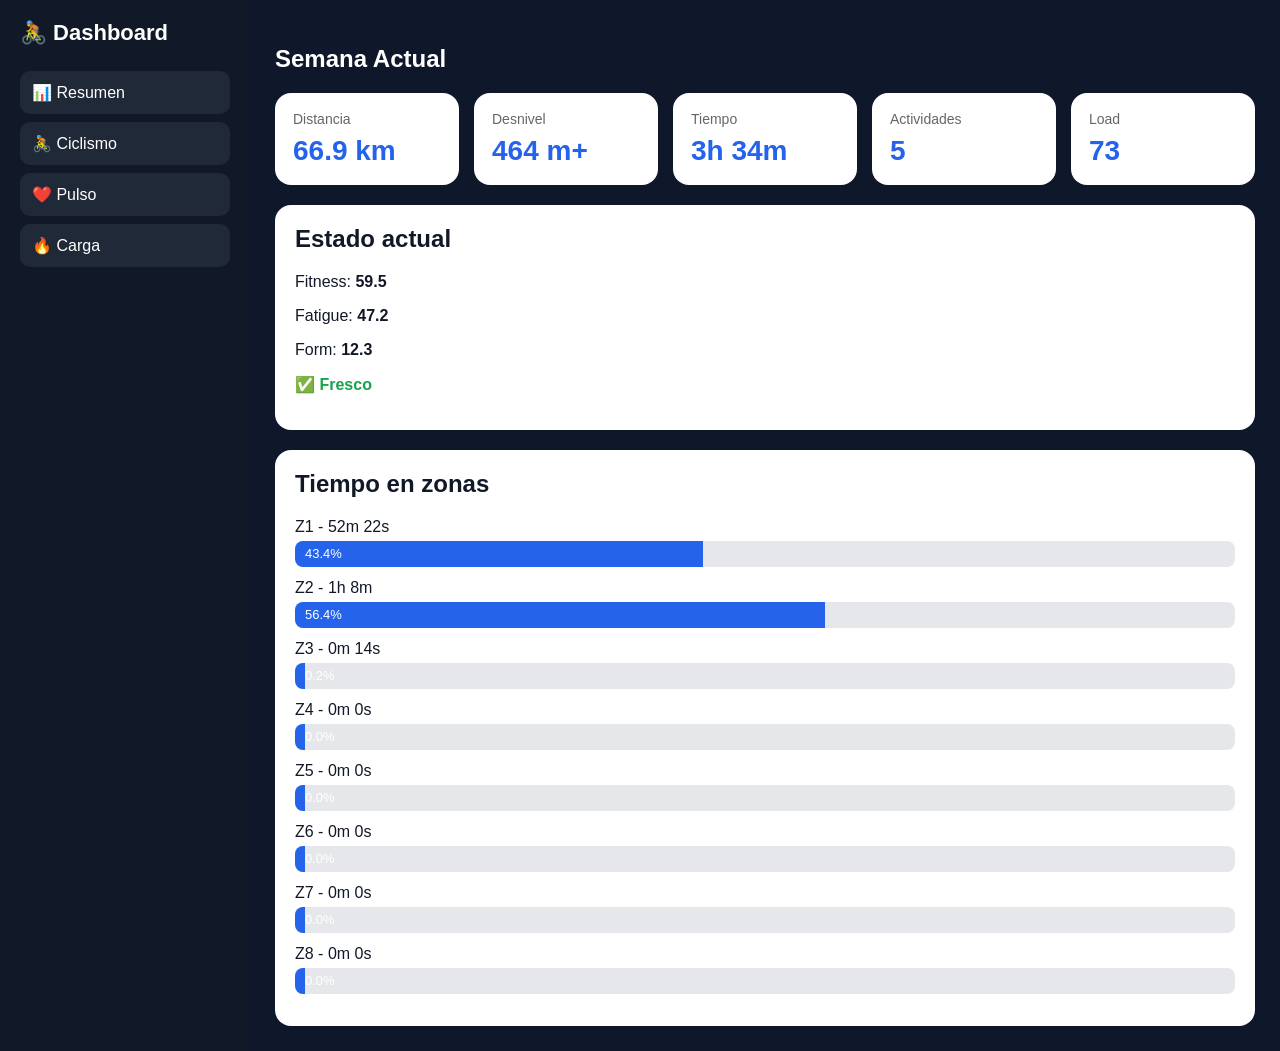
<file: index.html>
<!DOCTYPE html>
<html lang="es">

<head>

<meta charset="UTF-8">
<meta name="viewport" content="width=device-width, initial-scale=1">

<title>Ivan Training Dashboard</title>

<link rel="stylesheet" href="css/styles.css">

</head>

<body>

<div class="layout">

    <aside class="sidebar">

        <div class="logo">
            🚴 Dashboard
        </div>

        <div class="menu-item" onclick="showPage('summary')">
            📊 Resumen
        </div>

        <div class="menu-item" onclick="showPage('cycling')">
            🚴 Ciclismo
        </div>

        <div class="menu-item" onclick="showPage('hr')">
            ❤️ Pulso
        </div>

        <div class="menu-item" onclick="showPage('load')">
            🔥 Carga
        </div>

    </aside>

    <main class="content">

        <section id="summary" class="page active">

            <h1>Semana Actual</h1>

            <div class="summary-grid">

                <div class="card">
                    <div class="card-title">Distancia</div>
                    <div id="week-km" class="card-value">...</div>
                </div>

                <div class="card">
                    <div class="card-title">Desnivel</div>
                    <div id="week-elevation" class="card-value">...</div>
                </div>

                <div class="card">
                    <div class="card-title">Tiempo</div>
                    <div id="week-time" class="card-value">...</div>
                </div>

                <div class="card">
                    <div class="card-title">Actividades</div>
                    <div id="week-activities" class="card-value">...</div>
                </div>

                <div class="card">
                    <div class="card-title">Load</div>
                    <div id="week-load" class="card-value">...</div>
                </div>

            </div>

            <div class="section">

                <h2>Estado actual</h2>

                <p>Fitness: <b id="fitness"></b></p>

                <p>Fatigue: <b id="fatigue"></b></p>

                <p>Form: <b id="form"></b></p>

                <p id="training-status"></p>

            </div>

            <div class="section">

                <h2>Tiempo en zonas</h2>

                <div id="zones"></div>

            </div>

        </section>

        <section id="cycling" class="page">

            <h1>Ciclismo</h1>

            <div class="summary-grid">

                <div class="card">
                    <div class="card-title">FTP</div>
                    <div id="ftp" class="card-value"></div>
                </div>

                <div class="card">
                    <div class="card-title">Critical Power</div>
                    <div id="cp" class="card-value"></div>
                </div>

                <div class="card">
                    <div class="card-title">W'</div>
                    <div id="wprime" class="card-value"></div>
                </div>

            </div>

        </section>

        <section id="hr" class="page">

            <h1>Pulso</h1>

            <div class="summary-grid">

                <div class="card">
                    <div class="card-title">LTHR</div>
                    <div id="lthr" class="card-value"></div>
                </div>

                <div class="card">
                    <div class="card-title">FC Máxima</div>
                    <div id="maxhr" class="card-value"></div>
                </div>

            </div>

        </section>

        <section id="load" class="page">

            <h1>Carga</h1>

            <div class="section">

                <p>Fitness: <b id="fitness-copy"></b></p>
                <p>Fatigue: <b id="fatigue-copy"></b></p>
                <p>Form: <b id="form-copy"></b></p>

            </div>

        </section>

    </main>

</div>

<script src="js/app.js"></script>

</body>

</html>
</file>
<file: css/styles.css>
*{
    box-sizing:border-box;
}

body{
    margin:0;
    font-family:Segoe UI,sans-serif;
    background:#0f172a;
    color:white;
}

.layout{
    display:flex;
    min-height:100vh;
}

.sidebar{
    width:250px;
    background:#111827;
    padding:20px;
}

.logo{
    font-size:22px;
    font-weight:bold;
    margin-bottom:25px;
}

.menu-item{
    padding:12px;
    margin-bottom:8px;
    border-radius:10px;
    background:#1f2937;
    cursor:pointer;
}

.menu-item:hover{
    background:#2563eb;
}

.content{
    flex:1;
    padding:25px;
}

.page{
    display:none;
}

.page.active{
    display:block;
}

.summary-grid{
    display:grid;
    grid-template-columns:repeat(auto-fit,minmax(180px,1fr));
    gap:15px;
    margin-bottom:20px;
}

.card{
    background:white;
    color:#111827;
    border-radius:16px;
    padding:18px;
}

.card-title{
    color:#666;
    font-size:14px;
}

.card-value{
    color:#2563eb;
    font-size:28px;
    font-weight:bold;
    margin-top:8px;
}

.section{
    background:white;
    color:#111827;
    border-radius:16px;
    padding:20px;
    margin-top:20px;
}

.section h2{
    margin-top:0;
}

.zone{
    margin-bottom:12px;
}

.zone-name{
    margin-bottom:5px;
}

.bar{
    height:26px;
    border-radius:8px;
    background:#e5e7eb;
    overflow:hidden;
}

.fill{
    background:#2563eb;
    height:100%;
    color:white;
    display:flex;
    align-items:center;
    padding-left:10px;
    font-size:13px;
}

.status-good{
    color:#16a34a;
    font-weight:bold;
}

.status-neutral{
    color:#f59e0b;
    font-weight:bold;
}

.status-bad{
    color:#dc2626;
    font-weight:bold;
}

@media(max-width:900px){

    .layout{
        flex-direction:column;
    }

    .sidebar{
        width:100%;
    }

}
</file>
